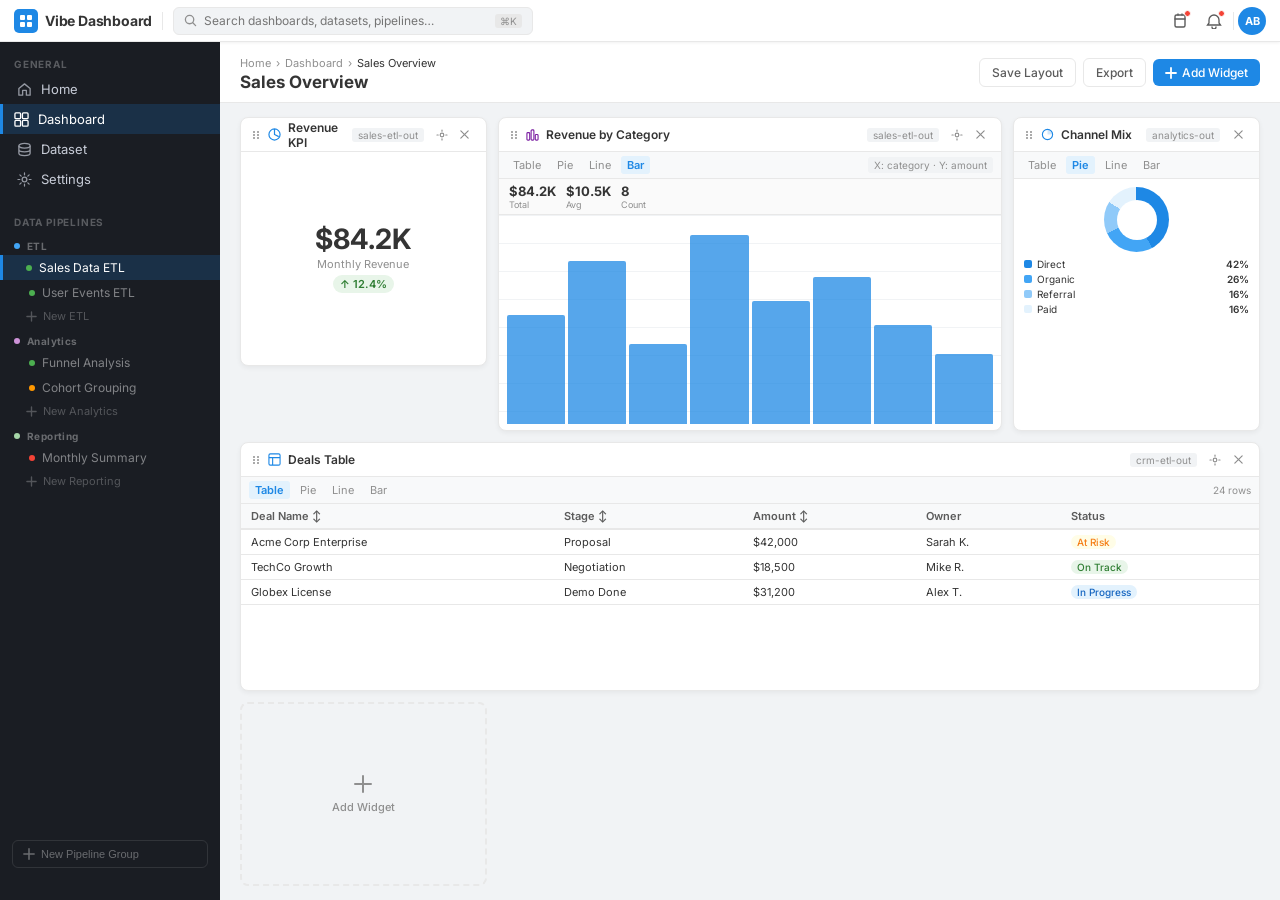
<file: docs/wireframes/dashboard-wireframe.html>
<!DOCTYPE html>
<html lang="en">
<head>
  <meta charset="UTF-8" />
  <meta name="viewport" content="width=device-width, initial-scale=1.0" />
  <title>Vibe Dashboard — Wireframe v3</title>
  <link rel="preconnect" href="https://fonts.googleapis.com" />
  <link href="https://fonts.googleapis.com/css2?family=Inter:wght@400;500;600;700&display=swap" rel="stylesheet" />
  <style>
    *, *::before, *::after { box-sizing: border-box; margin: 0; padding: 0; }
    :root {
      --page-bg: #F1F3F5;
      --sidebar-bg: #1A1D23;
      --sidebar-text: #C8CDD8;
      --sidebar-active-bg: rgba(30,136,229,0.18);
      --sidebar-active-accent: #1E88E5;
      --sidebar-hover: rgba(255,255,255,0.07);
      --sidebar-width: 220px;
      --header-height: 42px;
      --surface: #FFFFFF;
      --border: #E8E8E8;
      --text-1: #343434;
      --text-2: #5B5B5B;
      --text-3: #8F8F8F;
      --brand: #1E88E5;
      --brand-hover: #1976D2;
    }
    body { font-family:"Inter",sans-serif; background:var(--page-bg); color:var(--text-1); height:100vh; overflow:hidden; display:flex; flex-direction:column; font-size:13px; }

    /* ── MASTER HEADER 42px: logo + search + utils only ── */
    .header {
      height:var(--header-height); min-height:var(--header-height);
      background:var(--surface); border-bottom:1px solid var(--border);
      box-shadow:0 1px 3px rgba(0,0,0,0.06);
      display:flex; align-items:center; padding:0 14px; gap:10px; z-index:200;
    }
    .header__logo { display:flex; align-items:center; gap:7px; text-decoration:none; color:var(--text-1); flex-shrink:0; }
    .header__logo-icon { width:24px; height:24px; background:var(--brand); border-radius:5px; display:flex; align-items:center; justify-content:center; }
    .header__logo-icon svg { color:#fff; }
    .header__app-name { font-size:14px; font-weight:700; letter-spacing:-0.2px; white-space:nowrap; }
    .header__divider { width:1px; height:18px; background:var(--border); flex-shrink:0; }
    /* Search bar */
    .header__search {
      flex:1; max-width:360px;
      display:flex; align-items:center; gap:7px;
      background:#F1F3F5; border:1px solid var(--border); border-radius:6px;
      padding:0 10px; height:28px;
    }
    .header__search input { border:none; background:transparent; font-size:12px; font-family:inherit; width:100%; outline:none; color:var(--text-1); }
    .header__search svg { color:var(--text-3); flex-shrink:0; }
    .header__spacer { flex:1; }
    /* Util icons */
    .header__utils { display:flex; align-items:center; gap:4px; }
    .util-btn { width:30px; height:30px; border:none; background:transparent; border-radius:6px; cursor:pointer; display:flex; align-items:center; justify-content:center; color:var(--text-2); position:relative; }
    .util-btn:hover { background:#F1F3F5; }
    .util-badge { position:absolute; top:4px; right:4px; width:7px; height:7px; background:#F44336; border-radius:50%; border:1.5px solid var(--surface); }
    .user-avatar { width:28px; height:28px; border-radius:50%; background:var(--brand); display:flex; align-items:center; justify-content:center; color:#fff; font-size:11px; font-weight:700; cursor:pointer; flex-shrink:0; }

    /* ── LAYOUT SHELL ── */
    .layout { display:flex; flex:1; overflow:hidden; }

    /* ── SIDEBAR ── */
    .sidebar { width:var(--sidebar-width); min-width:var(--sidebar-width); background:var(--sidebar-bg); display:flex; flex-direction:column; overflow-y:auto; overflow-x:hidden; padding-bottom:20px; }
    .sidebar::-webkit-scrollbar { width:3px; }
    .sidebar::-webkit-scrollbar-thumb { background:rgba(255,255,255,0.08); border-radius:3px; }
    .sidebar__section-label { font-size:10px; font-weight:700; letter-spacing:0.8px; color:rgba(255,255,255,0.28); text-transform:uppercase; padding:16px 14px 4px; }
    .sidebar__item { display:flex; align-items:center; gap:9px; padding:7px 14px; cursor:pointer; color:var(--sidebar-text); font-size:13px; border-left:3px solid transparent; transition:background 0.1s; text-decoration:none; }
    .sidebar__item:hover { background:var(--sidebar-hover); }
    .sidebar__item--active { background:var(--sidebar-active-bg); color:#fff; border-left-color:var(--sidebar-active-accent); padding-left:11px; }
    .sidebar__item svg { flex-shrink:0; opacity:0.7; }
    .sidebar__item--active svg { opacity:1; }
    .sidebar__pipeline-type { display:flex; align-items:center; gap:7px; padding:8px 14px 3px; font-size:10px; font-weight:700; letter-spacing:0.4px; color:rgba(255,255,255,0.35); cursor:default; }
    .sidebar__pipeline-type-dot { width:6px; height:6px; border-radius:50%; flex-shrink:0; }
    .sidebar__pipeline-item { display:flex; align-items:center; gap:7px; padding:5px 14px 5px 26px; font-size:12px; color:rgba(255,255,255,0.45); cursor:pointer; border-left:3px solid transparent; transition:all 0.1s; }
    .sidebar__pipeline-item:hover { background:var(--sidebar-hover); color:rgba(255,255,255,0.75); }
    .sidebar__pipeline-item--active { background:var(--sidebar-active-bg); color:#fff; border-left-color:var(--sidebar-active-accent); padding-left:23px; }
    .sidebar__status-dot { width:6px; height:6px; border-radius:50%; flex-shrink:0; }
    .sidebar__add-btn { display:flex; align-items:center; gap:6px; padding:4px 14px 4px 26px; font-size:11px; color:rgba(255,255,255,0.25); cursor:pointer; }
    .sidebar__add-btn:hover { color:rgba(255,255,255,0.55); }
    .sidebar__footer-btn { margin:12px; padding:7px 10px; border:1px solid rgba(255,255,255,0.1); border-radius:6px; color:rgba(255,255,255,0.35); font-size:11px; cursor:pointer; background:transparent; display:flex; align-items:center; gap:6px; width:calc(100% - 24px); }
    .sidebar__footer-btn:hover { border-color:rgba(255,255,255,0.25); color:rgba(255,255,255,0.6); }

    /* ── MAIN ── */
    .main { flex:1; overflow-y:auto; display:flex; flex-direction:column; }

    /* ── PAGE HEADER (in content) ── */
    .page-header { display:flex; align-items:flex-start; gap:12px; padding:14px 20px 10px; border-bottom:1px solid var(--border); background:var(--surface); }
    .page-header__left { display:flex; flex-direction:column; gap:2px; }
    .page-header__breadcrumb { font-size:11px; color:var(--text-3); display:flex; align-items:center; gap:5px; }
    .page-header__breadcrumb a { color:var(--text-3); text-decoration:none; }
    .page-header__breadcrumb a:hover { color:var(--brand); }
    .page-header__title { font-size:17px; font-weight:700; }
    .page-header__spacer { flex:1; }
    .page-header__actions { display:flex; align-items:center; gap:7px; padding-top:2px; }
    .btn { display:inline-flex; align-items:center; gap:5px; padding:6px 12px; border-radius:6px; cursor:pointer; font-size:12px; font-weight:500; border:none; font-family:inherit; transition:background 0.12s; }
    .btn--primary { background:var(--brand); color:#fff; }
    .btn--primary:hover { background:var(--brand-hover); }
    .btn--ghost { background:transparent; color:var(--text-2); border:1px solid var(--border); }
    .btn--ghost:hover { background:#F1F3F5; }
    .btn--danger { background:#FFEBEE; color:#C62828; border:1px solid #FFCDD2; }

    /* ── GRID CANVAS ── */
    .grid-canvas { padding:14px 20px 32px; display:grid; grid-template-columns:repeat(12,1fr); grid-auto-rows:54px; gap:11px; }
    .span-c3-r4 { grid-column:span 3; grid-row:span 4; }
    .span-c6-r5 { grid-column:span 6; grid-row:span 5; }
    .span-c3-r5 { grid-column:span 3; grid-row:span 5; }
    .span-c12-r4 { grid-column:span 12; grid-row:span 4; }
    .span-c3-r3 { grid-column:span 3; grid-row:span 3; }

    /* ── WIDGET CARD ── */
    .widget-card { background:var(--surface); border:1px solid var(--border); border-radius:8px; box-shadow:0 2px 5px rgba(0,0,0,0.05); display:flex; flex-direction:column; overflow:hidden; }
    .widget-card__header { height:34px; min-height:34px; display:flex; align-items:center; gap:7px; padding:0 10px; border-bottom:1px solid var(--border); cursor:grab; flex-shrink:0; }
    .widget-card__drag { color:var(--text-3); display:flex; }
    .widget-card__icon { display:flex; color:var(--brand); }
    .widget-card__title { flex:1; font-size:12px; font-weight:600; }
    .widget-card__dataset { font-size:10px; color:var(--text-3); background:#F1F3F5; padding:1px 6px; border-radius:3px; white-space:nowrap; max-width:110px; overflow:hidden; text-overflow:ellipsis; }
    .widget-card__actions { display:flex; gap:1px; }
    .widget-card__act { width:22px; height:22px; border:none; background:transparent; border-radius:4px; cursor:pointer; display:flex; align-items:center; justify-content:center; color:var(--text-3); }
    .widget-card__act:hover { background:#F1F3F5; color:var(--text-1); }
    .widget-card__body { flex:1; overflow:hidden; }
    .kpi-widget { display:flex; flex-direction:column; align-items:center; justify-content:center; height:100%; gap:4px; }
    .kpi-widget__value { font-size:28px; font-weight:700; line-height:1; }
    .kpi-widget__label { font-size:11px; color:var(--text-3); }
    .kpi-widget__trend { display:inline-flex; align-items:center; gap:3px; padding:2px 7px; border-radius:99px; font-size:11px; font-weight:600; }
    .trend-up { background:#E8F5E9; color:#2E7D32; }
    .trend-dn { background:#FFEBEE; color:#C62828; }
    .add-widget-card { border:2px dashed var(--border); border-radius:8px; display:flex; flex-direction:column; align-items:center; justify-content:center; gap:6px; cursor:pointer; color:var(--text-3); }
    .add-widget-card:hover { border-color:var(--brand); color:var(--brand); background:#EBF5FB; }
    /* vibe widget mock */
    .vw-mock { height:100%; display:flex; flex-direction:column; font-size:11px; }
    .vw-mock__toolbar { display:flex; align-items:center; gap:4px; padding:4px 8px; background:#F8F9FA; border-bottom:1px solid var(--border); flex-shrink:0; }
    .vw-mock__tab { display:inline-flex; align-items:center; gap:3px; padding:2px 6px; border-radius:3px; cursor:pointer; color:var(--text-3); font-size:11px; }
    .vw-mock__tab--active { background:#E3F2FD; color:var(--brand); font-weight:600; }
    .vw-mock__spacer { flex:1; }
    .vw-mock__insight { display:flex; gap:10px; padding:4px 10px; background:#FAFAFA; border-bottom:1px solid var(--border); flex-shrink:0; }
    .vw-mock__kpi-val { font-size:13px; font-weight:700; }
    .vw-mock__kpi-label { font-size:9px; color:var(--text-3); }
    .vw-mock__content { flex:1; overflow:hidden; }
    .chart-bars { display:flex; align-items:flex-end; gap:3px; height:100%; padding:10px 8px 6px; background:repeating-linear-gradient(180deg,#F1F3F5 0,#F1F3F5 1px,transparent 1px,transparent 28px); }
    .chart-bar-item { flex:1; border-radius:2px 2px 0 0; background:var(--brand); opacity:0.75; min-height:4px; }
    .donut-wrap { display:flex; flex-direction:column; align-items:center; padding:8px 10px; gap:6px; height:100%; }
    .donut-ring { width:65px; height:65px; border-radius:50%; background:conic-gradient(#1E88E5 0 42%,#42A5F5 42% 68%,#90CAF9 68% 84%,#E3F2FD 84%); position:relative; flex-shrink:0; }
    .donut-hole { width:40px; height:40px; background:#fff; border-radius:50%; position:absolute; top:12.5px; left:12.5px; }
    .donut-legend { display:flex; flex-direction:column; gap:3px; width:100%; }
    .donut-legend-item { display:flex; align-items:center; gap:5px; }
    .donut-legend-dot { width:8px; height:8px; border-radius:2px; flex-shrink:0; }
    .vw-table-mock { width:100%; border-collapse:collapse; font-size:11px; }
    .vw-table-mock th { background:#F8F9FA; padding:5px 10px; text-align:left; font-weight:600; color:var(--text-2); border-bottom:2px solid var(--border); white-space:nowrap; }
    .vw-table-mock td { padding:5px 10px; border-bottom:1px solid var(--border); }
    .pill { display:inline-flex; padding:1px 6px; border-radius:99px; font-size:10px; font-weight:500; }

    /* ── PIPELINE PAGE ── */
    .pipeline-page { display:flex; flex-direction:column; gap:0; }
    .pipeline-tab-bar { display:flex; background:var(--surface); border-bottom:1px solid var(--border); padding:0 20px; gap:0; }
    .pipeline-tab { padding:9px 14px; font-size:12px; font-weight:500; cursor:pointer; color:var(--text-3); border-bottom:2px solid transparent; margin-bottom:-1px; }
    .pipeline-tab:hover { color:var(--text-1); }
    .pipeline-tab--active { color:var(--brand); border-bottom-color:var(--brand); }
    .pipeline-content { padding:16px 20px 32px; display:flex; flex-direction:column; gap:14px; }

    /* Status bar */
    .run-bar { background:var(--surface); border:1px solid var(--border); border-radius:8px; padding:11px 16px; display:flex; align-items:center; gap:12px; }
    .run-bar__name { font-size:13px; font-weight:600; }
    .run-bar__meta { font-size:11px; color:var(--text-3); margin-top:1px; }
    .status-pill { display:inline-flex; align-items:center; gap:5px; padding:3px 9px; border-radius:99px; font-size:11px; font-weight:600; }
    .status-pill--healthy { background:#E8F5E9; color:#2E7D32; }
    .status-pill--warn { background:#FFFDE7; color:#F57F17; }
    .status-pill--error { background:#FFEBEE; color:#C62828; }
    .status-dot { width:6px; height:6px; border-radius:50%; background:currentColor; }

    /* Flow canvas */
    .flow-card { background:var(--surface); border:1px solid var(--border); border-radius:8px; padding:16px 20px; }
    .flow-card__title { font-size:12px; font-weight:600; color:var(--text-2); margin-bottom:14px; }
    .flow-scroll { display:flex; align-items:flex-start; gap:0; overflow-x:auto; padding-bottom:8px; }
    .stage-wrap { display:flex; align-items:center; gap:0; }
    .stage-node { min-width:138px; border-radius:7px; border:1px solid var(--border); background:var(--surface); overflow:hidden; box-shadow:0 2px 5px rgba(0,0,0,0.06); flex-shrink:0; }
    .stage-node--active { box-shadow:0 0 0 2px var(--brand); }
    .stage-node__head { padding:6px 10px; font-size:11px; font-weight:700; display:flex; align-items:center; gap:5px; color:#fff; }
    .stage-node__body { padding:7px 10px; font-size:11px; color:var(--text-2); }
    .stage-node__row { display:flex; align-items:center; gap:5px; margin-bottom:3px; }
    .stage-tag { background:#F1F3F5; border-radius:3px; padding:1px 5px; font-size:10px; font-weight:500; color:var(--text-2); }
    .stage-mono { font-family:monospace; font-size:10px; color:var(--text-1); }
    .stage-arrow { display:flex; align-items:center; padding:0 6px; color:var(--text-3); font-size:16px; padding-top:24px; flex-shrink:0; }
    .stage-add { min-width:52px; height:92px; border:2px dashed var(--border); border-radius:7px; display:flex; flex-direction:column; align-items:center; justify-content:center; cursor:pointer; color:var(--text-3); font-size:10px; gap:3px; flex-shrink:0; margin-left:6px; }
    .stage-add:hover { border-color:var(--brand); color:var(--brand); }
    /* Stage colors (PowerBI/Tableau inspired) */
    .head-src { background:#1565C0; }
    .head-filter { background:#6A1B9A; }
    .head-clean { background:#7B1FA2; }
    .head-sort { background:#AD1457; }
    .head-group { background:#00695C; }
    .head-join { background:#E65100; }
    .head-compute { background:#283593; }
    .head-pivot { background:#4A148C; }
    .head-output { background:#1B5E20; }

    /* Dataset preview */
    .dataset-preview { background:var(--surface); border:1px solid var(--border); border-radius:8px; overflow:hidden; }
    .dataset-preview__head { padding:9px 14px; border-bottom:1px solid var(--border); display:flex; align-items:center; gap:8px; }
    .dataset-preview__badge { font-size:10px; font-weight:600; padding:2px 7px; border-radius:99px; background:#E8F5E9; color:#2E7D32; }
    .dataset-preview__usage { font-size:11px; color:var(--text-3); }

    /* ── PIPELINE SETTINGS PAGE ── */
    .settings-content { padding:16px 20px 32px; display:grid; grid-template-columns:1fr 1fr; gap:14px; }
    .settings-card { background:var(--surface); border:1px solid var(--border); border-radius:8px; padding:16px; display:flex; flex-direction:column; gap:12px; }
    .settings-card--full { grid-column:span 2; }
    .settings-card__title { font-size:13px; font-weight:600; padding-bottom:10px; border-bottom:1px solid var(--border); }
    .form-group { display:flex; flex-direction:column; gap:4px; }
    .form-label { font-size:11px; font-weight:600; color:var(--text-2); }
    .form-input { padding:7px 10px; border:1px solid var(--border); border-radius:6px; font-size:12px; font-family:inherit; color:var(--text-1); background:var(--surface); }
    .form-input:focus { outline:none; border-color:var(--brand); box-shadow:0 0 0 2px rgba(30,136,229,0.12); }
    .form-select { padding:7px 10px; border:1px solid var(--border); border-radius:6px; font-size:12px; font-family:inherit; color:var(--text-1); background:var(--surface); cursor:pointer; }
    .form-hint { font-size:10px; color:var(--text-3); }
    .form-row { display:grid; grid-template-columns:1fr 1fr; gap:10px; }
    .toggle-row { display:flex; align-items:center; gap:10px; }
    .toggle { width:36px; height:20px; border-radius:10px; background:#D0D0D0; position:relative; cursor:pointer; flex-shrink:0; transition:background 0.15s; }
    .toggle--on { background:var(--brand); }
    .toggle__knob { position:absolute; top:3px; left:3px; width:14px; height:14px; border-radius:50%; background:#fff; transition:left 0.15s; }
    .toggle--on .toggle__knob { left:19px; }
    .schedule-preview { background:#F8F9FA; border:1px solid var(--border); border-radius:5px; padding:8px 10px; font-size:11px; color:var(--text-2); font-family:monospace; }
    .source-list { display:flex; flex-direction:column; gap:6px; }
    .source-item { display:flex; align-items:center; gap:8px; padding:8px 10px; border:1px solid var(--border); border-radius:6px; background:#F8F9FA; }
    .source-item__icon { width:28px; height:28px; border-radius:5px; display:flex; align-items:center; justify-content:center; flex-shrink:0; }
    .source-item__name { font-size:12px; font-weight:500; flex:1; }
    .source-item__type { font-size:10px; color:var(--text-3); }
    .source-item__status { font-size:10px; font-weight:600; }
    .output-info { display:flex; flex-direction:column; gap:8px; }
    .output-field { display:flex; justify-content:space-between; font-size:12px; align-items:center; }
    .output-field__key { color:var(--text-2); }
    .output-field__val { font-weight:500; color:var(--text-1); }
    .field-list { display:flex; flex-direction:column; gap:4px; }
    .field-item { display:flex; align-items:center; gap:6px; padding:5px 8px; border:1px solid var(--border); border-radius:5px; }
    .field-item__type { font-size:10px; color:#fff; padding:1px 5px; border-radius:3px; font-weight:600; }
    .field-item__name { font-size:12px; font-weight:500; flex:1; }
    .field-item__src { font-size:10px; color:var(--text-3); }
    .danger-zone { border:1px solid #FFCDD2; border-radius:8px; padding:16px; }
    .danger-zone__title { font-size:13px; font-weight:600; color:#C62828; margin-bottom:12px; }
    .danger-row { display:flex; align-items:center; gap:12px; }
    .danger-row__desc { font-size:12px; color:var(--text-2); flex:1; }
  </style>
</head>
<body>

<!-- MASTER HEADER: logo, search, utils only -->
<header class="header">
  <a class="header__logo" href="#">
    <span class="header__logo-icon">
      <svg width="14" height="14" viewBox="0 0 14 14" fill="none"><rect x="1" y="1" width="5" height="5" rx="1" fill="currentColor"/><rect x="8" y="1" width="5" height="5" rx="1" fill="currentColor"/><rect x="1" y="8" width="5" height="5" rx="1" fill="currentColor"/><rect x="8" y="8" width="5" height="5" rx="1" fill="currentColor"/></svg>
    </span>
    <span class="header__app-name">Vibe Dashboard</span>
  </a>
  <span class="header__divider"></span>
  <div class="header__search">
    <svg width="13" height="13" viewBox="0 0 14 14" fill="none"><circle cx="6" cy="6" r="4.5" stroke="currentColor" stroke-width="1.4"/><path d="M9.5 9.5l3 3" stroke="currentColor" stroke-width="1.4" stroke-linecap="round"/></svg>
    <input type="text" placeholder="Search dashboards, datasets, pipelines…" />
    <span style="font-size:10px;color:var(--text-3);background:#E8E8E8;padding:1px 5px;border-radius:3px">⌘K</span>
  </div>
  <span class="header__spacer"></span>
  <div class="header__utils">
    <button class="util-btn" title="Reminders">
      <svg width="16" height="16" viewBox="0 0 16 16" fill="none"><rect x="3" y="2" width="10" height="12" rx="1.5" stroke="currentColor" stroke-width="1.4"/><path d="M6 2V1M10 2V1M3 6h10" stroke="currentColor" stroke-width="1.3" stroke-linecap="round"/></svg>
      <span class="util-badge"></span>
    </button>
    <button class="util-btn" title="Notifications">
      <svg width="16" height="16" viewBox="0 0 16 16" fill="none"><path d="M8 2a5 5 0 0 0-5 5v3l-1.5 2h13L13 10V7a5 5 0 0 0-5-5zM6 14a2 2 0 0 0 4 0" stroke="currentColor" stroke-width="1.3" stroke-linecap="round"/></svg>
      <span class="util-badge"></span>
    </button>
    <span class="header__divider"></span>
    <div class="user-avatar" title="Admin Base">AB</div>
  </div>
</header>

<!-- LAYOUT -->
<div class="layout">

  <!-- SIDEBAR -->
  <aside class="sidebar">
    <div class="sidebar__section-label">General</div>
    <a class="sidebar__item" href="#" onclick="showPage('home')">
      <svg width="15" height="15" viewBox="0 0 16 16" fill="none"><path d="M2 7L8 2l6 5v7H10V9H6v5H2V7z" stroke="currentColor" stroke-width="1.4" stroke-linejoin="round"/></svg>
      Home
    </a>
    <a class="sidebar__item sidebar__item--active" href="#" onclick="showPage('dashboard')">
      <svg width="15" height="15" viewBox="0 0 16 16" fill="none"><rect x="1" y="1" width="6" height="6" rx="1" stroke="currentColor" stroke-width="1.4"/><rect x="9" y="1" width="6" height="6" rx="1" stroke="currentColor" stroke-width="1.4"/><rect x="1" y="9" width="6" height="6" rx="1" stroke="currentColor" stroke-width="1.4"/><rect x="9" y="9" width="6" height="6" rx="1" stroke="currentColor" stroke-width="1.4"/></svg>
      Dashboard
    </a>
    <a class="sidebar__item" href="#" onclick="showPage('dataset')">
      <svg width="15" height="15" viewBox="0 0 16 16" fill="none"><ellipse cx="8" cy="4" rx="6" ry="2.5" stroke="currentColor" stroke-width="1.4"/><path d="M2 4v4c0 1.38 2.69 2.5 6 2.5S14 9.38 14 8V4M2 8v4c0 1.38 2.69 2.5 6 2.5S14 13.38 14 12V8" stroke="currentColor" stroke-width="1.4"/></svg>
      Dataset
    </a>
    <a class="sidebar__item" href="#">
      <svg width="15" height="15" viewBox="0 0 16 16" fill="none"><circle cx="8" cy="8" r="2.5" stroke="currentColor" stroke-width="1.4"/><path d="M8 1v2M8 13v2M1 8h2M13 8h2M3.05 3.05l1.41 1.41M11.54 11.54l1.41 1.41M3.05 12.95l1.41-1.41M11.54 4.46l1.41-1.41" stroke="currentColor" stroke-width="1.3" stroke-linecap="round"/></svg>
      Settings
    </a>

    <div class="sidebar__section-label" style="margin-top:6px">Data Pipelines</div>

    <!-- ETL group -->
    <div class="sidebar__pipeline-type"><span class="sidebar__pipeline-type-dot" style="background:#42A5F5"></span>ETL</div>
    <div class="sidebar__pipeline-item sidebar__pipeline-item--active" onclick="showPipeline('flow')">
      <span class="sidebar__status-dot" style="background:#4CAF50"></span>Sales Data ETL
    </div>
    <div class="sidebar__pipeline-item" onclick="showPipeline('flow')">
      <span class="sidebar__status-dot" style="background:#4CAF50"></span>User Events ETL
    </div>
    <div class="sidebar__add-btn" onclick="">
      <svg width="11" height="11" viewBox="0 0 12 12" fill="none"><path d="M6 1v10M1 6h10" stroke="currentColor" stroke-width="1.5" stroke-linecap="round"/></svg>New ETL
    </div>

    <!-- Analytics group -->
    <div class="sidebar__pipeline-type"><span class="sidebar__pipeline-type-dot" style="background:#CE93D8"></span>Analytics</div>
    <div class="sidebar__pipeline-item" onclick="showPipeline('flow')">
      <span class="sidebar__status-dot" style="background:#4CAF50"></span>Funnel Analysis
    </div>
    <div class="sidebar__pipeline-item" onclick="showPipeline('flow')">
      <span class="sidebar__status-dot" style="background:#FF9800"></span>Cohort Grouping
    </div>
    <div class="sidebar__add-btn"><svg width="11" height="11" viewBox="0 0 12 12" fill="none"><path d="M6 1v10M1 6h10" stroke="currentColor" stroke-width="1.5" stroke-linecap="round"/></svg>New Analytics</div>

    <!-- Reporting group -->
    <div class="sidebar__pipeline-type"><span class="sidebar__pipeline-type-dot" style="background:#A5D6A7"></span>Reporting</div>
    <div class="sidebar__pipeline-item" onclick="showPipeline('flow')">
      <span class="sidebar__status-dot" style="background:#F44336"></span>Monthly Summary
    </div>
    <div class="sidebar__add-btn"><svg width="11" height="11" viewBox="0 0 12 12" fill="none"><path d="M6 1v10M1 6h10" stroke="currentColor" stroke-width="1.5" stroke-linecap="round"/></svg>New Reporting</div>

    <button class="sidebar__footer-btn" style="margin-top:auto">
      <svg width="12" height="12" viewBox="0 0 14 14" fill="none"><path d="M7 1v12M1 7h12" stroke="currentColor" stroke-width="1.8" stroke-linecap="round"/></svg>
      New Pipeline Group
    </button>
  </aside>

  <!-- MAIN -->
  <main class="main">

    <!-- ══════════ DASHBOARD PAGE ══════════ -->
    <div id="page-dashboard">
      <div class="page-header">
        <div class="page-header__left">
          <div class="page-header__breadcrumb">
            <a href="#">Home</a> › <a href="#">Dashboard</a> › <span style="color:var(--text-1)">Sales Overview</span>
          </div>
          <div class="page-header__title">Sales Overview</div>
        </div>
        <div class="page-header__spacer"></div>
        <div class="page-header__actions">
          <button class="btn btn--ghost">Save Layout</button>
          <button class="btn btn--ghost">Export</button>
          <button class="btn btn--primary">
            <svg width="12" height="12" viewBox="0 0 12 12" fill="none"><path d="M6 1v10M1 6h10" stroke="currentColor" stroke-width="1.8" stroke-linecap="round"/></svg>
            Add Widget
          </button>
        </div>
      </div>
      <div class="grid-canvas">
        <!-- KPI -->
        <div class="widget-card span-c3-r4">
          <div class="widget-card__header">
            <span class="widget-card__drag"><svg width="10" height="10" viewBox="0 0 10 10" fill="currentColor"><circle cx="3" cy="2" r="1"/><circle cx="7" cy="2" r="1"/><circle cx="3" cy="5" r="1"/><circle cx="7" cy="5" r="1"/><circle cx="3" cy="8" r="1"/><circle cx="7" cy="8" r="1"/></svg></span>
            <span class="widget-card__icon"><svg width="13" height="13" viewBox="0 0 14 14" fill="none"><path d="M7 1a6 6 0 1 0 0 12A6 6 0 0 0 7 1zm0 0v6l4 2" stroke="currentColor" stroke-width="1.3" stroke-linecap="round"/></svg></span>
            <span class="widget-card__title">Revenue KPI</span>
            <span class="widget-card__dataset">sales-etl-out</span>
            <div class="widget-card__actions">
              <button class="widget-card__act"><svg width="12" height="12" viewBox="0 0 12 12" fill="none"><circle cx="6" cy="6" r="1.8" stroke="currentColor" stroke-width="1.2"/><path d="M6 1v1.2M6 9.8V11M1 6h1.2M9.8 6H11" stroke="currentColor" stroke-width="1.2" stroke-linecap="round"/></svg></button>
              <button class="widget-card__act"><svg width="11" height="11" viewBox="0 0 12 12" fill="none"><path d="M2 2l8 8M10 2L2 10" stroke="currentColor" stroke-width="1.3" stroke-linecap="round"/></svg></button>
            </div>
          </div>
          <div class="widget-card__body">
            <div class="kpi-widget">
              <div class="kpi-widget__value">$84.2K</div>
              <div class="kpi-widget__label">Monthly Revenue</div>
              <div class="kpi-widget__trend trend-up">↑ 12.4%</div>
            </div>
          </div>
        </div>
        <!-- Bar chart widget -->
        <div class="widget-card span-c6-r5">
          <div class="widget-card__header">
            <span class="widget-card__drag"><svg width="10" height="10" viewBox="0 0 10 10" fill="currentColor"><circle cx="3" cy="2" r="1"/><circle cx="7" cy="2" r="1"/><circle cx="3" cy="5" r="1"/><circle cx="7" cy="5" r="1"/><circle cx="3" cy="8" r="1"/><circle cx="7" cy="8" r="1"/></svg></span>
            <span class="widget-card__icon" style="color:#7B1FA2"><svg width="13" height="13" viewBox="0 0 14 14" fill="none"><rect x="1" y="5" width="3" height="8" rx="1" stroke="currentColor" stroke-width="1.2"/><rect x="5.5" y="2" width="3" height="11" rx="1" stroke="currentColor" stroke-width="1.2"/><rect x="10" y="7" width="3" height="6" rx="1" stroke="currentColor" stroke-width="1.2"/></svg></span>
            <span class="widget-card__title">Revenue by Category</span>
            <span class="widget-card__dataset">sales-etl-out</span>
            <div class="widget-card__actions">
              <button class="widget-card__act"><svg width="12" height="12" viewBox="0 0 12 12" fill="none"><circle cx="6" cy="6" r="1.8" stroke="currentColor" stroke-width="1.2"/><path d="M6 1v1.2M6 9.8V11M1 6h1.2M9.8 6H11" stroke="currentColor" stroke-width="1.2" stroke-linecap="round"/></svg></button>
              <button class="widget-card__act"><svg width="11" height="11" viewBox="0 0 12 12" fill="none"><path d="M2 2l8 8M10 2L2 10" stroke="currentColor" stroke-width="1.3" stroke-linecap="round"/></svg></button>
            </div>
          </div>
          <div class="widget-card__body">
            <div class="vw-mock">
              <div class="vw-mock__toolbar">
                <span class="vw-mock__tab">Table</span><span class="vw-mock__tab">Pie</span><span class="vw-mock__tab">Line</span><span class="vw-mock__tab vw-mock__tab--active">Bar</span>
                <span class="vw-mock__spacer"></span>
                <span style="font-size:10px;color:var(--text-3);background:#F1F3F5;padding:2px 6px;border-radius:3px">X: category · Y: amount</span>
              </div>
              <div class="vw-mock__insight">
                <div><div class="vw-mock__kpi-val">$84.2K</div><div class="vw-mock__kpi-label">Total</div></div>
                <div><div class="vw-mock__kpi-val">$10.5K</div><div class="vw-mock__kpi-label">Avg</div></div>
                <div><div class="vw-mock__kpi-val">8</div><div class="vw-mock__kpi-label">Count</div></div>
              </div>
              <div class="vw-mock__content">
                <div class="chart-bars"><div class="chart-bar-item" style="height:55%"></div><div class="chart-bar-item" style="height:82%"></div><div class="chart-bar-item" style="height:40%"></div><div class="chart-bar-item" style="height:95%"></div><div class="chart-bar-item" style="height:62%"></div><div class="chart-bar-item" style="height:74%"></div><div class="chart-bar-item" style="height:50%"></div><div class="chart-bar-item" style="height:35%"></div></div>
              </div>
            </div>
          </div>
        </div>
        <!-- Donut -->
        <div class="widget-card span-c3-r5">
          <div class="widget-card__header">
            <span class="widget-card__drag"><svg width="10" height="10" viewBox="0 0 10 10" fill="currentColor"><circle cx="3" cy="2" r="1"/><circle cx="7" cy="2" r="1"/><circle cx="3" cy="5" r="1"/><circle cx="7" cy="5" r="1"/><circle cx="3" cy="8" r="1"/><circle cx="7" cy="8" r="1"/></svg></span>
            <span class="widget-card__icon"><svg width="13" height="13" viewBox="0 0 14 14" fill="none"><circle cx="7" cy="7" r="5.5" stroke="currentColor" stroke-width="1.2"/><path d="M7 7L7 1.5A5.5 5.5 0 0 1 12.5 7Z" fill="currentColor" opacity="0.2"/></svg></span>
            <span class="widget-card__title">Channel Mix</span>
            <span class="widget-card__dataset">analytics-out</span>
            <div class="widget-card__actions"><button class="widget-card__act"><svg width="11" height="11" viewBox="0 0 12 12" fill="none"><path d="M2 2l8 8M10 2L2 10" stroke="currentColor" stroke-width="1.3" stroke-linecap="round"/></svg></button></div>
          </div>
          <div class="widget-card__body">
            <div class="vw-mock">
              <div class="vw-mock__toolbar"><span class="vw-mock__tab">Table</span><span class="vw-mock__tab vw-mock__tab--active">Pie</span><span class="vw-mock__tab">Line</span><span class="vw-mock__tab">Bar</span></div>
              <div class="vw-mock__content">
                <div class="donut-wrap">
                  <div class="donut-ring"><div class="donut-hole"></div></div>
                  <div class="donut-legend">
                    <div class="donut-legend-item"><span class="donut-legend-dot" style="background:#1E88E5"></span><span style="flex:1;font-size:10px">Direct</span><span style="font-size:10px;font-weight:600">42%</span></div>
                    <div class="donut-legend-item"><span class="donut-legend-dot" style="background:#42A5F5"></span><span style="flex:1;font-size:10px">Organic</span><span style="font-size:10px;font-weight:600">26%</span></div>
                    <div class="donut-legend-item"><span class="donut-legend-dot" style="background:#90CAF9"></span><span style="flex:1;font-size:10px">Referral</span><span style="font-size:10px;font-weight:600">16%</span></div>
                    <div class="donut-legend-item"><span class="donut-legend-dot" style="background:#E3F2FD"></span><span style="flex:1;font-size:10px">Paid</span><span style="font-size:10px;font-weight:600">16%</span></div>
                  </div>
                </div>
              </div>
            </div>
          </div>
        </div>
        <!-- Table widget -->
        <div class="widget-card span-c12-r4">
          <div class="widget-card__header">
            <span class="widget-card__drag"><svg width="10" height="10" viewBox="0 0 10 10" fill="currentColor"><circle cx="3" cy="2" r="1"/><circle cx="7" cy="2" r="1"/><circle cx="3" cy="5" r="1"/><circle cx="7" cy="5" r="1"/><circle cx="3" cy="8" r="1"/><circle cx="7" cy="8" r="1"/></svg></span>
            <span class="widget-card__icon"><svg width="13" height="13" viewBox="0 0 14 14" fill="none"><rect x="1" y="1" width="12" height="12" rx="1.5" stroke="currentColor" stroke-width="1.2"/><path d="M1 5h12M5 5v8" stroke="currentColor" stroke-width="1.2"/></svg></span>
            <span class="widget-card__title">Deals Table</span>
            <span class="widget-card__dataset">crm-etl-out</span>
            <div class="widget-card__actions"><button class="widget-card__act"><svg width="12" height="12" viewBox="0 0 12 12" fill="none"><circle cx="6" cy="6" r="1.8" stroke="currentColor" stroke-width="1.2"/><path d="M6 1v1.2M6 9.8V11M1 6h1.2M9.8 6H11" stroke="currentColor" stroke-width="1.2" stroke-linecap="round"/></svg></button><button class="widget-card__act"><svg width="11" height="11" viewBox="0 0 12 12" fill="none"><path d="M2 2l8 8M10 2L2 10" stroke="currentColor" stroke-width="1.3" stroke-linecap="round"/></svg></button></div>
          </div>
          <div class="widget-card__body">
            <div class="vw-mock">
              <div class="vw-mock__toolbar"><span class="vw-mock__tab vw-mock__tab--active">Table</span><span class="vw-mock__tab">Pie</span><span class="vw-mock__tab">Line</span><span class="vw-mock__tab">Bar</span><span class="vw-mock__spacer"></span><span style="font-size:10px;color:var(--text-3)">24 rows</span></div>
              <div class="vw-mock__content" style="overflow-x:auto">
                <table class="vw-table-mock"><thead><tr><th>Deal Name ↕</th><th>Stage ↕</th><th>Amount ↕</th><th>Owner</th><th>Status</th></tr></thead><tbody>
                  <tr><td>Acme Corp Enterprise</td><td>Proposal</td><td>$42,000</td><td>Sarah K.</td><td><span class="pill" style="background:#FFFDE7;color:#F57F17">At Risk</span></td></tr>
                  <tr><td>TechCo Growth</td><td>Negotiation</td><td>$18,500</td><td>Mike R.</td><td><span class="pill" style="background:#E8F5E9;color:#2E7D32">On Track</span></td></tr>
                  <tr><td>Globex License</td><td>Demo Done</td><td>$31,200</td><td>Alex T.</td><td><span class="pill" style="background:#E3F2FD;color:#1565C0">In Progress</span></td></tr>
                </tbody></table>
              </div>
            </div>
          </div>
        </div>
        <!-- Add widget -->
        <div class="add-widget-card span-c3-r3"><svg width="20" height="20" viewBox="0 0 20 20" fill="none"><path d="M10 2v16M2 10h16" stroke="currentColor" stroke-width="2" stroke-linecap="round"/></svg><span style="font-size:11px;font-weight:500">Add Widget</span></div>
      </div>
    </div><!-- /page-dashboard -->


    <!-- ══════════ PIPELINE FLOW + CONFIG ══════════ -->
    <div id="page-pipeline" style="display:none">
      <div class="page-header">
        <div class="page-header__left">
          <div class="page-header__breadcrumb">
            <a href="#">Pipelines</a> › <a href="#">ETL</a> › <span style="color:var(--text-1)">Sales Data ETL</span>
          </div>
          <div class="page-header__title">Sales Data ETL</div>
        </div>
        <div class="page-header__spacer"></div>
        <div class="page-header__actions">
          <div class="status-pill status-pill--healthy"><span class="status-dot"></span>Healthy</div>
          <button class="btn btn--ghost">Stage Log</button>
          <button class="btn btn--ghost">Schedule</button>
          <button class="btn btn--primary">
            <svg width="11" height="11" viewBox="0 0 12 12" fill="none"><polygon points="2,1 11,6 2,11" fill="currentColor"/></svg>
            Run Pipeline
          </button>
        </div>
      </div>

      <!-- Tab bar inside page content -->
      <div class="pipeline-tab-bar">
        <div class="pipeline-tab pipeline-tab--active" onclick="showPipelineTab('flow',this)">Flow</div>
        <div class="pipeline-tab" onclick="showPipelineTab('config',this)">Configuration</div>
        <div class="pipeline-tab" onclick="showPipelineTab('log',this)">Run Log</div>
      </div>

      <!-- FLOW TAB -->
      <div id="ptab-flow" class="pipeline-content">
        <div class="run-bar">
          <div><div class="run-bar__name">Sales Data ETL</div><div class="run-bar__meta">Last run: 2 min ago · 1,284 rows output · 0.8s duration</div></div>
          <span style="flex:1"></span>
          <span style="font-size:11px;color:var(--text-3)">Auto-runs daily at 06:00</span>
        </div>

        <div class="flow-card">
          <div class="flow-card__title">Pipeline stages — click a stage to configure</div>
          <div class="flow-scroll">

            <!-- Source -->
            <div class="stage-wrap">
              <div class="stage-node">
                <div class="stage-node__head head-src"><svg width="11" height="11" viewBox="0 0 12 12" fill="none"><ellipse cx="6" cy="3" rx="4.5" ry="1.8" stroke="currentColor" stroke-width="1.2"/><path d="M1.5 3v3c0 1 2 1.8 4.5 1.8S10.5 7 10.5 6V3M1.5 6v3c0 1 2 1.8 4.5 1.8S10.5 10 10.5 9V6" stroke="currentColor" stroke-width="1.2"/></svg> Source</div>
                <div class="stage-node__body">
                  <div class="stage-node__row"><span class="stage-tag">CSV</span> sales_raw.csv</div>
                  <div class="stage-node__row"><span class="stage-tag">1,800 rows</span><span class="stage-tag">12 cols</span></div>
                  <div style="font-size:10px;color:#2E7D32;margin-top:2px">● Connected</div>
                </div>
              </div>
              <div class="stage-arrow">→</div>
            </div>

            <!-- Remove Columns (Power Query: Choose Columns) -->
            <div class="stage-wrap">
              <div class="stage-node">
                <div class="stage-node__head head-clean"><svg width="11" height="11" viewBox="0 0 12 12" fill="none"><rect x="1" y="1" width="10" height="10" rx="1.5" stroke="currentColor" stroke-width="1.2"/><path d="M4 6h4M4 4l4 4" stroke="currentColor" stroke-width="1.1" stroke-linecap="round"/></svg> Remove Cols</div>
                <div class="stage-node__body">
                  <div class="stage-node__row"><span class="stage-tag">KEEP</span></div>
                  <div class="stage-mono">id, date, category,<br>amount, status, region</div>
                  <div style="font-size:10px;color:var(--text-3);margin-top:3px">→ 6 of 12 cols</div>
                </div>
              </div>
              <div class="stage-arrow">→</div>
            </div>

            <!-- Filter Rows (PowerBI: Filter Rows / Tableau: Clean) -->
            <div class="stage-wrap">
              <div class="stage-node stage-node--active">
                <div class="stage-node__head head-filter"><svg width="11" height="11" viewBox="0 0 12 12" fill="none"><path d="M1 2h10l-4 5v4l-2-1V7L1 2z" stroke="currentColor" stroke-width="1.2" stroke-linejoin="round"/></svg> Filter Rows</div>
                <div class="stage-node__body">
                  <div class="stage-node__row"><span class="stage-tag">AND</span></div>
                  <div class="stage-mono">status = "completed"</div>
                  <div class="stage-mono">date ≥ 2025-01-01</div>
                  <div style="font-size:10px;color:var(--text-3);margin-top:3px">→ 1,540 rows</div>
                </div>
              </div>
              <div class="stage-arrow">→</div>
            </div>

            <!-- Replace Values (PowerBI: Replace Values) -->
            <div class="stage-wrap">
              <div class="stage-node">
                <div class="stage-node__head head-clean"><svg width="11" height="11" viewBox="0 0 12 12" fill="none"><path d="M2 4h8M2 8h6" stroke="currentColor" stroke-width="1.2" stroke-linecap="round"/><path d="M9 7l2 1-2 1" stroke="currentColor" stroke-width="1.1" stroke-linecap="round" stroke-linejoin="round"/></svg> Replace Values</div>
                <div class="stage-node__body">
                  <div class="stage-mono">"Electronics" → "Tech"</div>
                  <div class="stage-mono">"Apparel" → "Clothing"</div>
                  <div style="font-size:10px;color:var(--text-3);margin-top:3px">in: category col</div>
                </div>
              </div>
              <div class="stage-arrow">→</div>
            </div>

            <!-- Group By (PowerBI: Group By / Tableau: Aggregate) -->
            <div class="stage-wrap">
              <div class="stage-node">
                <div class="stage-node__head head-group"><svg width="11" height="11" viewBox="0 0 12 12" fill="none"><rect x="1" y="1" width="4" height="3" rx="1" stroke="currentColor" stroke-width="1.1"/><rect x="7" y="1" width="4" height="3" rx="1" stroke="currentColor" stroke-width="1.1"/><rect x="1" y="8" width="4" height="3" rx="1" stroke="currentColor" stroke-width="1.1"/><rect x="7" y="8" width="4" height="3" rx="1" stroke="currentColor" stroke-width="1.1"/></svg> Group By</div>
                <div class="stage-node__body">
                  <div class="stage-node__row"><span class="stage-tag">BY</span> category</div>
                  <div class="stage-node__row"><span class="stage-tag">SUM</span> amount</div>
                  <div class="stage-node__row"><span class="stage-tag">COUNT</span> id</div>
                  <div class="stage-node__row"><span class="stage-tag">AVG</span> amount</div>
                  <div style="font-size:10px;color:var(--text-3);margin-top:3px">→ 8 groups</div>
                </div>
              </div>
              <div class="stage-arrow">→</div>
            </div>

            <!-- Add Custom Column (PowerBI: Custom Column / ExcelFormula) -->
            <div class="stage-wrap">
              <div class="stage-node">
                <div class="stage-node__head head-compute"><svg width="11" height="11" viewBox="0 0 12 12" fill="none"><text y="10" font-size="10" font-weight="700" fill="currentColor" font-family="serif">fx</text></svg> Add Column</div>
                <div class="stage-node__body">
                  <div style="font-size:10px;color:var(--text-3);margin-bottom:3px">ExcelFormula.js</div>
                  <div class="stage-mono">margin =</div>
                  <div class="stage-mono">  amount - cost</div>
                  <div class="stage-mono">margin_pct =</div>
                  <div class="stage-mono">  margin / amount</div>
                </div>
              </div>
              <div class="stage-arrow">→</div>
            </div>

            <!-- Sort Rows (PowerBI: Sort Rows) -->
            <div class="stage-wrap">
              <div class="stage-node">
                <div class="stage-node__head head-sort"><svg width="11" height="11" viewBox="0 0 12 12" fill="none"><path d="M2 3h8M2 6h5M2 9h3" stroke="currentColor" stroke-width="1.2" stroke-linecap="round"/><path d="M10 7l2 2-2 2" stroke="currentColor" stroke-width="1.1" stroke-linecap="round" stroke-linejoin="round"/></svg> Sort</div>
                <div class="stage-node__body">
                  <div class="stage-node__row"><span class="stage-tag">BY</span> amount</div>
                  <div class="stage-node__row"><span class="stage-tag">↓</span> descending</div>
                </div>
              </div>
              <div class="stage-arrow">→</div>
            </div>

            <!-- Output -->
            <div class="stage-wrap">
              <div class="stage-node">
                <div class="stage-node__head head-output"><svg width="11" height="11" viewBox="0 0 12 12" fill="none"><rect x="1" y="1" width="10" height="10" rx="1.5" stroke="currentColor" stroke-width="1.2"/><path d="M4 6h4M6 4v4" stroke="currentColor" stroke-width="1.2" stroke-linecap="round"/></svg> Output</div>
                <div class="stage-node__body">
                  <div style="font-size:11px;font-weight:600;margin-bottom:4px">sales-etl-out</div>
                  <div class="stage-node__row"><span class="stage-tag">8 rows</span><span class="stage-tag">7 cols</span></div>
                  <div style="font-size:10px;color:#2E7D32;margin-top:2px">● Used in 3 widgets</div>
                </div>
              </div>
              <div class="stage-arrow" style="color:transparent">→</div>
            </div>

            <div class="stage-add">
              <svg width="14" height="14" viewBox="0 0 14 14" fill="none"><path d="M7 1v12M1 7h12" stroke="currentColor" stroke-width="1.8" stroke-linecap="round"/></svg>
              Stage
            </div>
          </div>
        </div>

        <!-- Output preview -->
        <div class="dataset-preview">
          <div class="dataset-preview__head">
            <svg width="13" height="13" viewBox="0 0 14 14" fill="none"><ellipse cx="7" cy="3.5" rx="5" ry="2" stroke="currentColor" stroke-width="1.2"/><path d="M2 3.5v4c0 1.1 2.24 2 5 2s5-.9 5-2v-4M2 7.5v3c0 1.1 2.24 2 5 2s5-.9 5-2v-3" stroke="currentColor" stroke-width="1.2"/></svg>
            <span style="font-size:12px;font-weight:600">Output: sales-etl-out</span>
            <span class="dataset-preview__badge">8 rows · 7 cols</span>
            <span style="flex:1"></span>
            <span class="dataset-preview__usage">Used in 3 widgets</span>
            <button class="btn btn--ghost" style="font-size:11px;padding:4px 8px">Export CSV</button>
          </div>
          <div style="overflow-x:auto">
            <table class="vw-table-mock">
              <thead><tr><th>category</th><th>amount_sum</th><th>id_count</th><th>amount_avg</th><th>margin</th><th>margin_pct</th></tr></thead>
              <tbody>
                <tr><td>Tech</td><td>$24,100</td><td>182</td><td>$132</td><td>$9,640</td><td>40.0%</td></tr>
                <tr><td>Clothing</td><td>$18,400</td><td>247</td><td>$74</td><td>$6,440</td><td>35.0%</td></tr>
                <tr><td>Software</td><td>$15,700</td><td>98</td><td>$160</td><td>$11,490</td><td>73.2%</td></tr>
                <tr><td style="color:var(--text-3)">… 5 more rows</td></tr>
              </tbody>
            </table>
          </div>
        </div>
      </div><!-- /ptab-flow -->

      <!-- CONFIG TAB -->
      <div id="ptab-config" class="pipeline-content" style="display:none">
        <div class="settings-content">

          <!-- General -->
          <div class="settings-card">
            <div class="settings-card__title">General</div>
            <div class="form-group"><label class="form-label">Pipeline Name</label><input class="form-input" value="Sales Data ETL" /></div>
            <div class="form-group"><label class="form-label">Type</label><select class="form-select"><option selected>ETL</option><option>Analytics</option><option>Reporting</option><option>Integration</option></select></div>
            <div class="form-group"><label class="form-label">Description</label><input class="form-input" value="Cleans and aggregates sales CSV into category-level metrics" /></div>
            <div class="form-group"><label class="form-label">Tags</label><input class="form-input" value="sales, etl, revenue" /><div class="form-hint">Comma-separated tags</div></div>
          </div>

          <!-- Schedule -->
          <div class="settings-card">
            <div class="settings-card__title">Schedule</div>
            <div class="toggle-row">
              <div class="toggle toggle--on"><div class="toggle__knob"></div></div>
              <span style="font-size:12px;font-weight:500">Auto-run enabled</span>
            </div>
            <div class="form-row">
              <div class="form-group"><label class="form-label">Frequency</label><select class="form-select"><option>Daily</option><option>Hourly</option><option>Weekly</option><option>Manual only</option></select></div>
              <div class="form-group"><label class="form-label">Time (UTC+7)</label><input class="form-input" value="06:00" /></div>
            </div>
            <div class="form-group"><label class="form-label">CRON preview</label><div class="schedule-preview">0 6 * * *  ·  daily at 06:00 Asia/Saigon</div></div>
            <div class="toggle-row" style="margin-top:4px">
              <div class="toggle toggle--on"><div class="toggle__knob"></div></div>
              <span style="font-size:12px">Notify on failure</span>
            </div>
          </div>

          <!-- Data Sources -->
          <div class="settings-card settings-card--full">
            <div class="settings-card__title">Data Sources</div>
            <div class="source-list">
              <div class="source-item">
                <div class="source-item__icon" style="background:#E3F2FD"><svg width="16" height="16" viewBox="0 0 16 16" fill="none"><rect x="2" y="1" width="12" height="14" rx="1.5" stroke="#1E88E5" stroke-width="1.3"/><path d="M5 5h6M5 8h6M5 11h4" stroke="#1E88E5" stroke-width="1.2" stroke-linecap="round"/></svg></div>
                <div><div class="source-item__name">sales_raw.csv</div><div class="source-item__type">Local CSV file · 1,800 rows · 12 cols</div></div>
                <span class="source-item__status" style="color:#2E7D32">● Connected</span>
                <button class="btn btn--ghost" style="font-size:11px;padding:4px 8px">Edit</button>
              </div>
              <div class="source-item">
                <div class="source-item__icon" style="background:#F3E5F5"><svg width="16" height="16" viewBox="0 0 16 16" fill="none"><ellipse cx="8" cy="4" rx="5.5" ry="2" stroke="#7B1FA2" stroke-width="1.3"/><path d="M2.5 4v4c0 1.1 2.46 2 5.5 2s5.5-.9 5.5-2V4M2.5 8v4c0 1.1 2.46 2 5.5 2s5.5-.9 5.5-2V8" stroke="#7B1FA2" stroke-width="1.3"/></svg></div>
                <div><div class="source-item__name">cost_reference.json</div><div class="source-item__type">Static JSON · 8 entries · lookup table</div></div>
                <span class="source-item__status" style="color:#2E7D32">● Connected</span>
                <button class="btn btn--ghost" style="font-size:11px;padding:4px 8px">Edit</button>
              </div>
              <button class="btn btn--ghost" style="align-self:flex-start;font-size:11px">
                <svg width="12" height="12" viewBox="0 0 12 12" fill="none"><path d="M6 1v10M1 6h10" stroke="currentColor" stroke-width="1.5" stroke-linecap="round"/></svg>
                Add Data Source
              </button>
            </div>
          </div>

          <!-- Output Schema -->
          <div class="settings-card settings-card--full">
            <div class="settings-card__title">Output Dataset Schema</div>
            <div class="output-info">
              <div class="output-field"><span class="output-field__key">Dataset name</span><span class="output-field__val">sales-etl-out</span></div>
              <div class="output-field"><span class="output-field__key">Row count</span><span class="output-field__val">8 rows (last run)</span></div>
              <div class="output-field"><span class="output-field__key">Consumers</span><span class="output-field__val">3 widgets on Sales Overview</span></div>
            </div>
            <div class="field-list" style="margin-top:10px">
              <div class="field-item"><span class="field-item__type" style="background:#1565C0">text</span><span class="field-item__name">category</span><span class="field-item__src">from source · Replace Values applied</span></div>
              <div class="field-item"><span class="field-item__type" style="background:#1B5E20">num</span><span class="field-item__name">amount_sum</span><span class="field-item__src">SUM(amount) in Group By</span></div>
              <div class="field-item"><span class="field-item__type" style="background:#1B5E20">num</span><span class="field-item__name">id_count</span><span class="field-item__src">COUNT(id) in Group By</span></div>
              <div class="field-item"><span class="field-item__type" style="background:#1B5E20">num</span><span class="field-item__name">amount_avg</span><span class="field-item__src">AVG(amount) in Group By</span></div>
              <div class="field-item"><span class="field-item__type" style="background:#4A148C">calc</span><span class="field-item__name">margin</span><span class="field-item__src">ExcelFormula: amount_sum - cost</span></div>
              <div class="field-item"><span class="field-item__type" style="background:#4A148C">calc</span><span class="field-item__name">margin_pct</span><span class="field-item__src">ExcelFormula: margin / amount_sum</span></div>
            </div>
          </div>

          <!-- Danger zone -->
          <div class="settings-card settings-card--full">
            <div class="danger-zone">
              <div class="danger-zone__title">Danger Zone</div>
              <div class="danger-row">
                <div class="danger-row__desc">Delete this pipeline and all its stage configurations. Output dataset will be detached from widgets.</div>
                <button class="btn btn--danger">Delete Pipeline</button>
              </div>
            </div>
          </div>

        </div>
      </div><!-- /ptab-config -->

      <!-- LOG TAB (minimal) -->
      <div id="ptab-log" class="pipeline-content" style="display:none">
        <div class="flow-card">
          <div class="flow-card__title">Recent Runs</div>
          <table class="vw-table-mock">
            <thead><tr><th>Run ID</th><th>Started</th><th>Duration</th><th>Rows Out</th><th>Status</th></tr></thead>
            <tbody>
              <tr><td>#1048</td><td>Today 06:00</td><td>0.8s</td><td>1,284</td><td><span class="pill" style="background:#E8F5E9;color:#2E7D32">Success</span></td></tr>
              <tr><td>#1047</td><td>Yesterday 06:00</td><td>0.9s</td><td>1,281</td><td><span class="pill" style="background:#E8F5E9;color:#2E7D32">Success</span></td></tr>
              <tr><td>#1046</td><td>Mar 17 06:00</td><td>—</td><td>0</td><td><span class="pill" style="background:#FFEBEE;color:#C62828">Failed</span></td></tr>
              <tr><td>#1045</td><td>Mar 16 06:00</td><td>1.1s</td><td>1,279</td><td><span class="pill" style="background:#E8F5E9;color:#2E7D32">Success</span></td></tr>
            </tbody>
          </table>
        </div>
      </div><!-- /ptab-log -->

    </div><!-- /page-pipeline -->

  </main>
</div>

<script>
  function showPage(name) {
    ['dashboard','pipeline'].forEach(function(p) {
      document.getElementById('page-'+p).style.display = p===name ? '' : 'none';
    });
    document.querySelectorAll('.sidebar__item').forEach(function(el) { el.classList.remove('sidebar__item--active'); });
    document.querySelectorAll('.sidebar__pipeline-item').forEach(function(el) { el.classList.remove('sidebar__pipeline-item--active'); });
    if (name==='dashboard') document.querySelectorAll('.sidebar__item')[1].classList.add('sidebar__item--active');
  }
  function showPipeline(tab) {
    showPage('pipeline');
    document.querySelectorAll('.sidebar__pipeline-item')[0].classList.add('sidebar__pipeline-item--active');
    showPipelineTab(tab, document.querySelectorAll('.pipeline-tab')[0]);
  }
  function showPipelineTab(tab, el) {
    ['flow','config','log'].forEach(function(t) {
      document.getElementById('ptab-'+t).style.display = t===tab ? '' : 'none';
    });
    document.querySelectorAll('.pipeline-tab').forEach(function(t) { t.classList.remove('pipeline-tab--active'); });
    el.classList.add('pipeline-tab--active');
  }
  document.querySelectorAll('.sidebar__pipeline-item').forEach(function(el) {
    el.addEventListener('click', function() { showPipeline('flow'); });
  });
</script>
</body>
</html>
</file>
